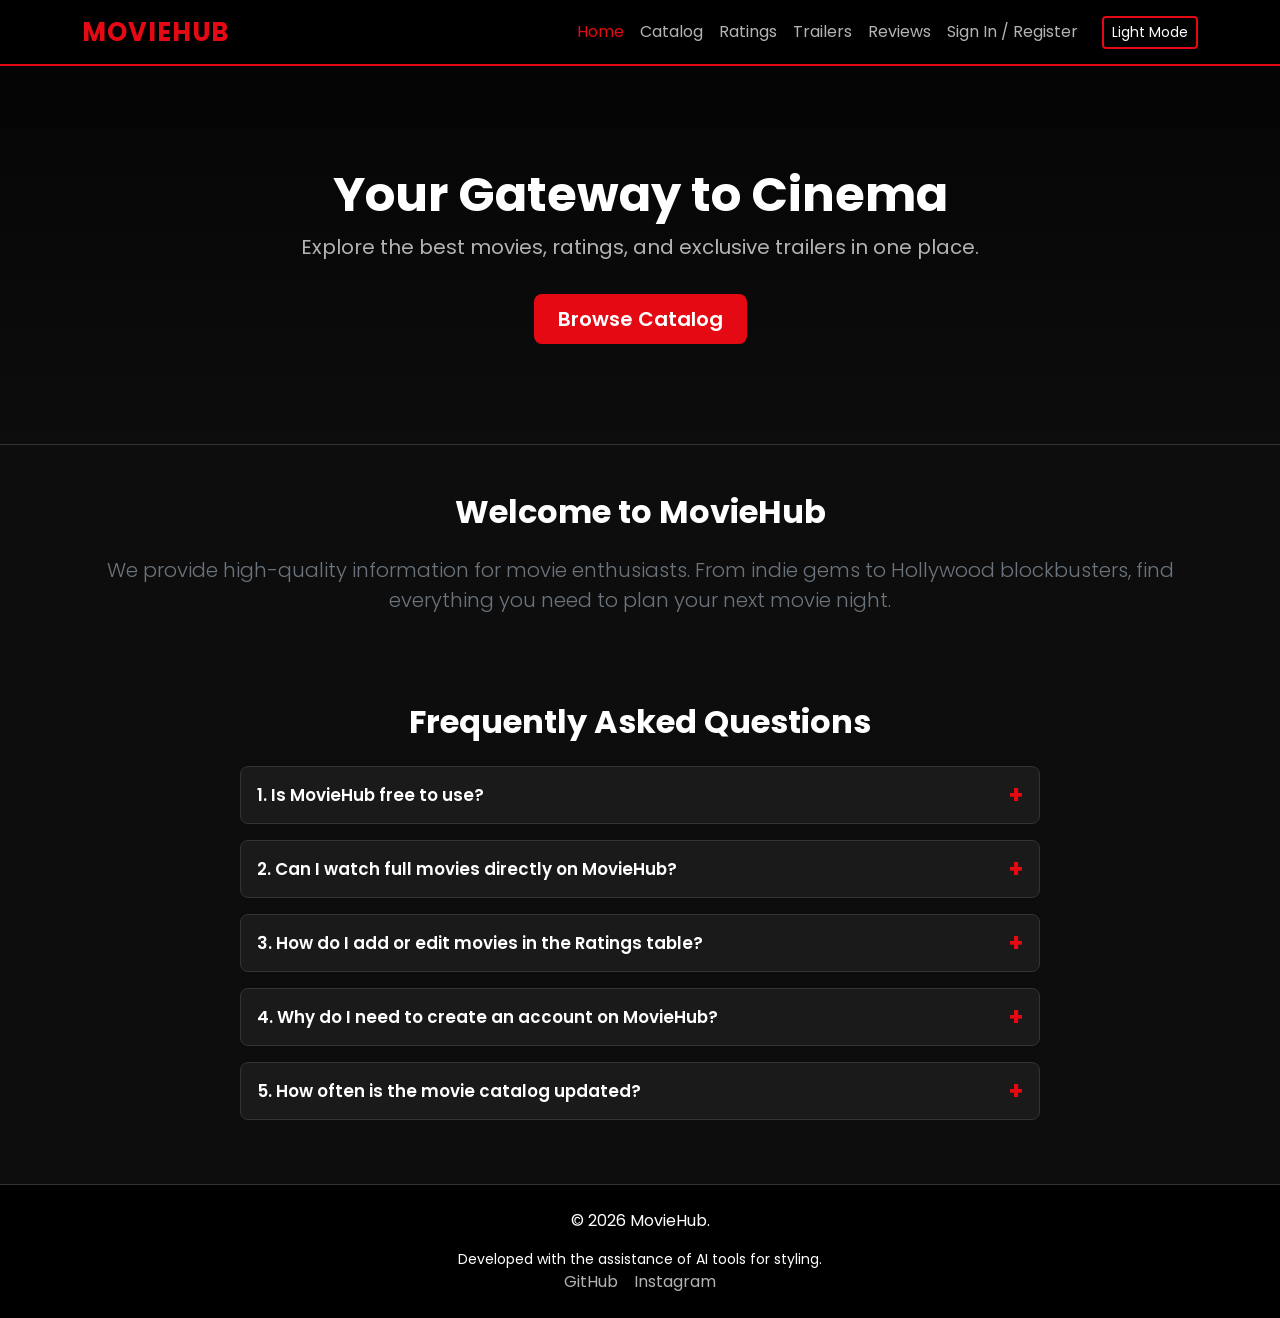
<file: index.html>
<!DOCTYPE html>
<html lang="en">
<head>
    <meta charset="UTF-8">
    <meta name="viewport" content="width=device-width, initial-scale=1.0">
    <title>MovieHub</title>
    <link href="https://cdn.jsdelivr.net/npm/bootstrap@5.3.0/dist/css/bootstrap.min.css" rel="stylesheet">
    <link rel="stylesheet" href="style.css">
</head>
<body>
    <header class="site-header">
    <nav id="main-navbar" class="navbar navbar-expand-lg">
        <div class="container">
            <a class="navbar-brand fw-bold" href="index.html">MOVIEHUB</a>
            <button class="navbar-toggler" type="button" data-bs-toggle="collapse" data-bs-target="#navbarNav">
                <span class="navbar-toggler-icon"></span>
            </button>
            <div class="collapse navbar-collapse" id="navbarNav">
                <ul class="navbar-nav ms-auto align-items-lg-center">
                    <li class="nav-item"><a class="nav-link active" href="index.html">Home</a></li>
                    <li class="nav-item"><a class="nav-link" href="movies.html">Catalog</a></li>
                    <li class="nav-item"><a class="nav-link" href="ratings.html">Ratings</a></li>
                    <li class="nav-item"><a class="nav-link" href="trailers.html">Trailers</a></li>
                    <li class="nav-item"><a class="nav-link" href="reviews.html">Reviews</a></li>
                    <li class="nav-item" id="authNavItem"><a class="nav-link" href="register.html">Register</a></li>
                    <li class="nav-item ms-lg-3 mt-2 mt-lg-0">
                        <button id="themeToggle" class="btn btn-sm btn-outline-red" type="button">Light Mode</button>
                    </li>
                </ul>
            </div>
        </div>
    </nav>
</header>

    <main>
        <section class="main-box text-center">
            <div class="container">
                <h1 class="main-head">Your Gateway to Cinema</h1>
                <p class="main-text">Explore the best movies, ratings, and exclusive trailers in one place.</p>
                <a href="movies.html" class="btn btn-red btn-lg mt-3">Browse Catalog</a>
            </div>
        </section>

        <section class="pb-5 pt-5 container text-center">
            <h2 class="mb-4">Welcome to MovieHub</h2>
            <p class="lead text-secondary">We provide high-quality information for movie enthusiasts. From indie gems to Hollywood blockbusters, find everything you need to plan your next movie night.</p>
        </section>

        <section class="pb-5 pt-4 container" id="faq-section">
            <h2 class="mb-4 text-center">Frequently Asked Questions</h2>
            <div class="faq-container mx-auto" style="max-width: 800px;">
                
                <div class="faq-item mb-3">
                    <div class="faq-question d-flex justify-content-between align-items-center p-3">
                        <h5 class="mb-0">1. Is MovieHub free to use?</h5>
                        <span class="faq-icon">+</span>
                    </div>
                    <div class="faq-answer p-3" style="display: none;">
                        <p class="mb-0 text-secondary">Yes! MovieHub is completely free for browsing our movie catalog, watching official trailers, reading reviews, and managing your personal movie ratings.</p>
                    </div>
                </div>

                <div class="faq-item mb-3">
                    <div class="faq-question d-flex justify-content-between align-items-center p-3">
                        <h5 class="mb-0">2. Can I watch full movies directly on MovieHub?</h5>
                        <span class="faq-icon">+</span>
                    </div>
                    <div class="faq-answer p-3" style="display: none;">
                        <p class="mb-0 text-secondary">No, MovieHub is a movie discovery, rating, and review platform. We provide detailed film descriptions, user ratings, and official YouTube trailers to help you choose what to watch next.</p>
                    </div>
                </div>

                <div class="faq-item mb-3">
                    <div class="faq-question d-flex justify-content-between align-items-center p-3">
                        <h5 class="mb-0">3. How do I add or edit movies in the Ratings table?</h5>
                        <span class="faq-icon">+</span>
                    </div>
                    <div class="faq-answer p-3" style="display: none;">
                        <p class="mb-0 text-secondary">Go to the <strong>Ratings</strong> page in the navigation menu and click the <strong>"+ Add Movie"</strong> button. You can enter a title, genre, and rating (0–10), as well as edit or delete existing entries at any time.</p>
                    </div>
                </div>

                <div class="faq-item mb-3">
                    <div class="faq-question d-flex justify-content-between align-items-center p-3">
                        <h5 class="mb-0">4. Why do I need to create an account on MovieHub?</h5>
                        <span class="faq-icon">+</span>
                    </div>
                    <div class="faq-answer p-3" style="display: none;">
                        <p class="mb-0 text-secondary">Creating an account personalizes your experience on MovieHub, keeping you signed in across sessions so you can participate in the community and share your movie opinions.</p>
                    </div>
                </div>

                <div class="faq-item mb-3">
                    <div class="faq-question d-flex justify-content-between align-items-center p-3">
                        <h5 class="mb-0">5. How often is the movie catalog updated?</h5>
                        <span class="faq-icon">+</span>
                    </div>
                    <div class="faq-answer p-3" style="display: none;">
                        <p class="mb-0 text-secondary">We regularly update our catalog and trailers section with both timeless classics and trending releases across Action, Comedy, Drama, Horror, and Romance genres.</p>
                    </div>
                </div>

            </div>
        </section>
    </main>

    <footer class="pb-4 pt-4">
        <div class="container text-center">
            <p>&copy; 2026 MovieHub.</p>
            <p class="small mt-2 mb-0">Developed with the assistance of AI tools for styling.</p>
            <div><a href="#" class="mx-2">GitHub</a><a href="#" class="mx-2">Instagram</a></div>
        </div>
    </footer>
    <script src="https://code.jquery.com/jquery-3.7.1.min.js"></script>
    <script src="https://cdn.jsdelivr.net/npm/bootstrap@5.3.0/dist/js/bootstrap.bundle.min.js"></script>
    <script src="js/script.js"></script>
</body>
</html>
</file>
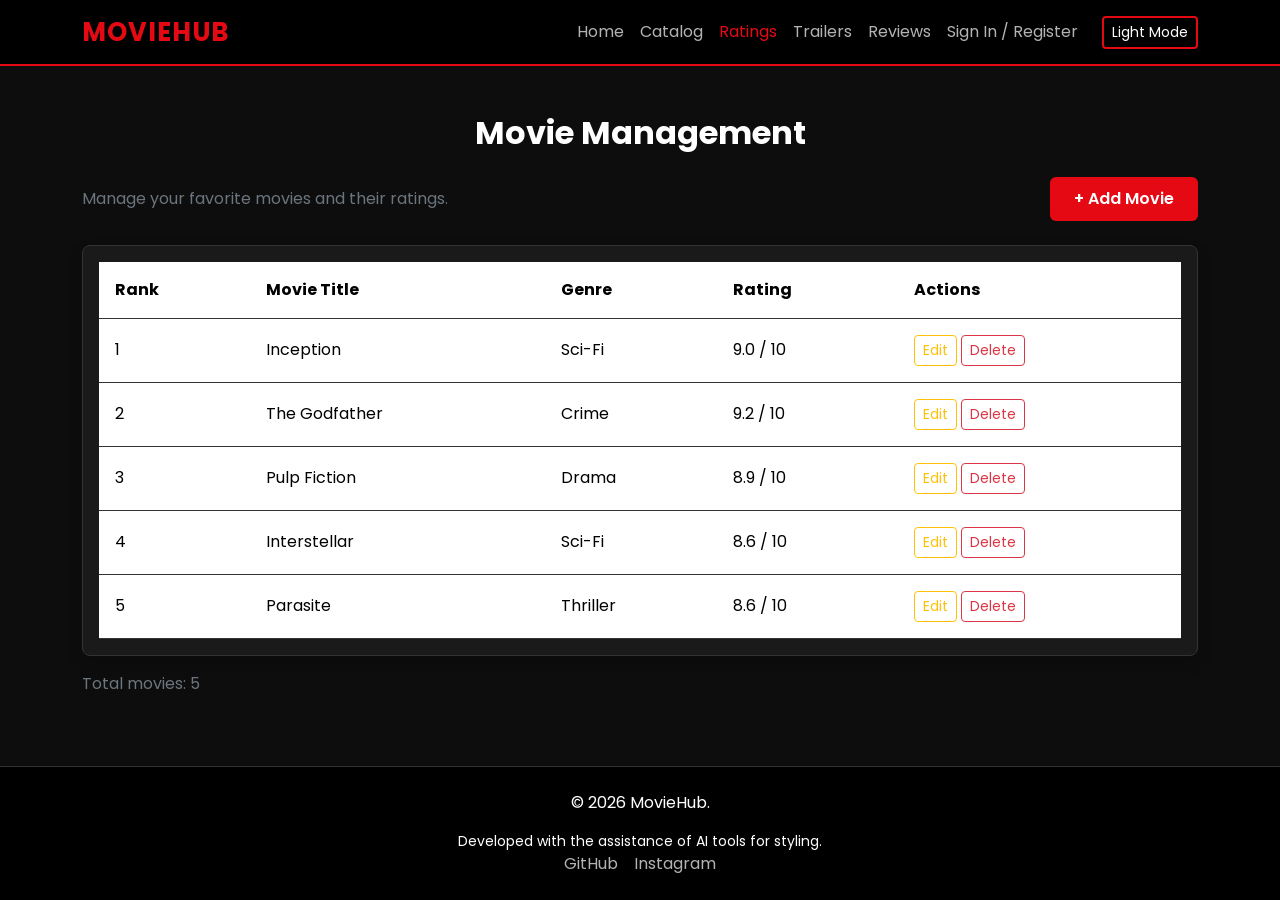
<file: ratings.html>
<!DOCTYPE html>
<html lang="en">
<head>
    <meta charset="UTF-8">
    <meta name="viewport" content="width=device-width, initial-scale=1.0">
    <title>MovieHub - Ratings</title>

    <link href="https://cdn.jsdelivr.net/npm/bootstrap@5.3.0/dist/css/bootstrap.min.css" rel="stylesheet">
    <link rel="stylesheet" href="style.css">
</head>
<body>

    <header class="site-header">
    <nav id="main-navbar" class="navbar navbar-expand-lg">
        <div class="container">
            <a class="navbar-brand fw-bold" href="index.html">MOVIEHUB</a>
            <button class="navbar-toggler" type="button" data-bs-toggle="collapse" data-bs-target="#navbarNav">
                <span class="navbar-toggler-icon"></span>
            </button>
            <div class="collapse navbar-collapse" id="navbarNav">
                <ul class="navbar-nav ms-auto align-items-lg-center">
                    <li class="nav-item"><a class="nav-link" href="index.html">Home</a></li>
                    <li class="nav-item"><a class="nav-link" href="movies.html">Catalog</a></li>
                    <li class="nav-item"><a class="nav-link active" href="ratings.html">Ratings</a></li>
                    <li class="nav-item"><a class="nav-link" href="trailers.html">Trailers</a></li>
                    <li class="nav-item"><a class="nav-link" href="reviews.html">Reviews</a></li>
                    <li class="nav-item" id="authNavItem"><a class="nav-link" href="register.html">Register</a></li>
                    <li class="nav-item ms-lg-3 mt-2 mt-lg-0">
                        <button id="themeToggle" class="btn btn-sm btn-outline-red" type="button">Light Mode</button>
                    </li>
                </ul>
            </div>
        </div>
    </nav>
</header>

    <main class="container py-5">

        <h2 class="mb-4 text-center">Movie Management</h2>

        <div class="d-flex justify-content-between align-items-center mb-4 flex-wrap gap-3">
            <p class="text-secondary mb-0">
                Manage your favorite movies and their ratings.
            </p>

            <button class="btn btn-red" id="addMovieBtn">
                + Add Movie
            </button>
        </div>

        <div id="movie-ratings-table" class="table-responsive shadow p-3">

            <table class="table table-hover align-middle">
                <thead>
                    <tr>
                        <th>Rank</th>
                        <th>Movie Title</th>
                        <th>Genre</th>
                        <th>Rating</th>
                        <th>Actions</th>
                    </tr>
                </thead>

                <tbody id="ratingsTableBody">
                </tbody>
            </table>

        </div>

        <div id="emptyMoviesMessage" class="alert alert-secondary mt-3" style="display: none;">
            No movies available. Add your first movie!
        </div>

        <p class="text-secondary mt-3" id="movieCount"></p>

    </main>

    <div class="modal fade" id="movieModal" tabindex="-1">
        <div class="modal-dialog modal-dialog-centered">
            <div class="modal-content bg-dark text-white">

                <div class="modal-header">
                    <h5 class="modal-title" id="movieModalTitle">Add Movie</h5>
                    <button type="button" class="btn-close btn-close-white"
                        data-bs-dismiss="modal"></button>
                </div>

                <div class="modal-body">

                    <form id="movieForm">

                        <div class="mb-3">
                            <label for="movieTitle" class="form-label">Movie Title</label>
                            <input type="text" class="form-control"
                                id="movieTitle" required minlength="2">
                        </div>

                        <div class="mb-3">
                            <label for="movieGenre" class="form-label">Genre</label>
                            <select class="form-select" id="movieGenre" required>
                                <option value="">Choose genre</option>
                                <option value="Action">Action</option>
                                <option value="Comedy">Comedy</option>
                                <option value="Horror">Horror</option>
                                <option value="Drama">Drama</option>
                                <option value="Romance">Romance</option>
                                <option value="Sci-Fi">Sci-Fi</option>
                                <option value="Crime">Crime</option>
                                <option value="Thriller">Thriller</option>
                            </select>
                        </div>

                        <div class="mb-3">
                            <label for="movieRating" class="form-label">Rating (0-10)</label>
                            <input type="number" class="form-control"
                                id="movieRating" min="0" max="10"
                                step="0.1" required>
                        </div>

                        <div class="text-end">
                            <button type="button" class="btn btn-secondary"
                                data-bs-dismiss="modal">Cancel</button>

                            <button type="submit" class="btn btn-red">
                                Save Movie
                            </button>
                        </div>

                    </form>

                </div>
            </div>
        </div>
    </div>

    <footer class="pb-4 pt-4">
        <div class="container text-center">
            <p>&copy; 2026 MovieHub.</p>
            <p class="small mt-2 mb-0">Developed with the assistance of AI tools for styling.</p>
            <div><a href="#" class="mx-2">GitHub</a><a href="#" class="mx-2">Instagram</a></div>
        </div>
    </footer>

    <script src="https://code.jquery.com/jquery-3.7.1.min.js"></script>
    <script src="https://cdn.jsdelivr.net/npm/bootstrap@5.3.0/dist/js/bootstrap.bundle.min.js"></script>
    <script src="js/script.js"></script>

</body>
</html>
</file>
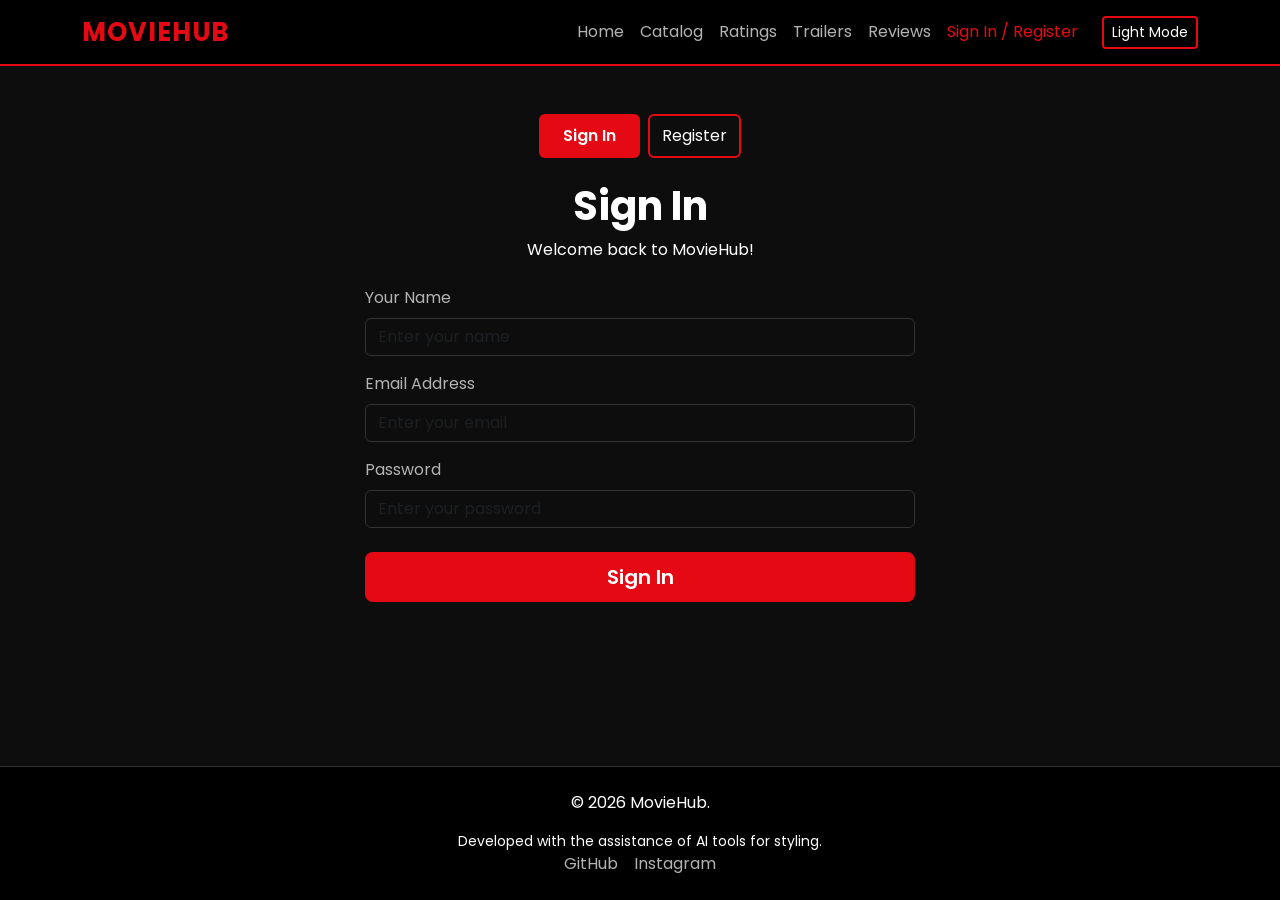
<file: register.html>
<!DOCTYPE html>
<html lang="en">
<head>
    <meta charset="UTF-8">
    <meta name="viewport" content="width=device-width, initial-scale=1.0">
    <title>MovieHub - Registration</title>

    <link href="https://cdn.jsdelivr.net/npm/bootstrap@5.3.0/dist/css/bootstrap.min.css" rel="stylesheet">
    <link rel="stylesheet" href="style.css">
</head>
<body>
    <header class="site-header">
    <nav id="main-navbar" class="navbar navbar-expand-lg">
        <div class="container">
            <a class="navbar-brand fw-bold" href="index.html">MOVIEHUB</a>
            <button class="navbar-toggler" type="button" data-bs-toggle="collapse" data-bs-target="#navbarNav">
                <span class="navbar-toggler-icon"></span>
            </button>
            <div class="collapse navbar-collapse" id="navbarNav">
                <ul class="navbar-nav ms-auto align-items-lg-center">
                    <li class="nav-item"><a class="nav-link" href="index.html">Home</a></li>
                    <li class="nav-item"><a class="nav-link" href="movies.html">Catalog</a></li>
                    <li class="nav-item"><a class="nav-link" href="ratings.html">Ratings</a></li>
                    <li class="nav-item"><a class="nav-link" href="trailers.html">Trailers</a></li>
                    <li class="nav-item"><a class="nav-link" href="reviews.html">Reviews</a></li>
                    <li class="nav-item" id="authNavItem"><a class="nav-link active" href="register.html">Register</a></li>
                    <li class="nav-item ms-lg-3 mt-2 mt-lg-0">
                        <button id="themeToggle" class="btn btn-sm btn-outline-red" type="button">Light Mode</button>
                    </li>
                </ul>
            </div>
        </div>
    </nav>
</header>

    <main class="container py-5">
        <section class="registration-section mx-auto" style="max-width: 550px;">
        <div id="loggedInProfile" class="card p-4 text-center" style="display: none; background-color: var(--card-bg); border: 1px solid var(--border-color);">
            <h2 class="mb-3">Welcome back, <span id="profileUserName" class="text-danger"></span>!</h2>
            <p class="text-secondary mb-4">You are currently signed in as <strong id="profileUserEmail"></strong>.</p>
        <div>
            <a href="movies.html" class="btn btn-red me-2">Browse Movies</a>
            <button id="profileSignOutBtn" type="button" class="btn btn-outline-red">Sign Out</button>
        </div>
    </div>

    <div id="authFormsWrapper">
        <div class="d-flex justify-content-center gap-2 mb-4">
            <button type="button" id="showSignInTab" class="btn btn-red">Sign In</button>
            <button type="button" id="showRegisterTab" class="btn btn-outline-red">Register</button>
        </div>

        <form id="signInForm" novalidate>
            <div class="text-center mb-4">
                <h1>Sign In</h1>
                <p>Welcome back to MovieHub!</p>
            </div>

            <div class="mb-3">
                <label for="loginName" class="form-label">Your Name</label>
                <input type="text" class="form-control" id="loginName" placeholder="Enter your name">
                <small id="loginNameError" class="text-danger"></small>
            </div>

            <div class="mb-3">
                <label for="loginEmail" class="form-label">Email Address</label>
                <input type="email" class="form-control" id="loginEmail" placeholder="Enter your email">
                <small id="loginEmailError" class="text-danger"></small>
            </div>

            <div class="mb-3">
                <label for="loginPassword" class="form-label">Password</label>
                <input type="password" class="form-control" id="loginPassword" placeholder="Enter your password">
                <small id="loginPasswordError" class="text-danger"></small>
            </div>

            <div class="text-center mt-4">
                <button type="submit" class="btn btn-red btn-lg w-100">Sign In</button>
            </div>

            <div id="signInMessage" class="mt-3 text-center" role="status" aria-live="polite"></div>
        </form>

        <form id="registrationForm" style="display: none;" novalidate>
            <div class="text-center mb-4">
                <h1>Join MovieHub</h1>
                <p>Create an account and become part of our movie community!</p>
            </div>

            <div class="mb-3">
                <label for="name" class="form-label">Full Name</label>
                <input type="text" class="form-control" id="name" placeholder="Enter your full name">
                <small id="nameError" class="text-danger"></small>
            </div>

            <div class="mb-3">
                <label for="email" class="form-label">Email Address</label>
                <input type="text" class="form-control" id="email" placeholder="Enter your email">
                <small id="emailError" class="text-danger"></small>
            </div>

            <div class="mb-3">
                <label for="password" class="form-label">Password</label>
                <input type="password" class="form-control" id="password" placeholder="Create a password">
                <div id="passwordStrength" class="password-strength mt-2">Password strength: Not entered</div>
                <small id="passwordError" class="text-danger"></small>
            </div>

            <div class="mb-3">
                <label for="confirmPassword" class="form-label">Confirm Password</label>
                <input type="password" class="form-control" id="confirmPassword" placeholder="Repeat your password">
                <small id="confirmPasswordError" class="text-danger"></small>
            </div>

            <div class="mb-3">
                <label for="message" class="form-label">Message</label>
                <textarea class="form-control" id="message" rows="3" placeholder="Why do you love movies?"></textarea>
                <small id="messageError" class="text-danger"></small>
            </div>

            <div class="text-center mt-4">
                <button type="submit" class="btn btn-red btn-lg w-100">Create Account</button>
            </div>

            <div id="formMessage" class="mt-3 text-center" role="status" aria-live="polite"></div>
        </form>
    </div>
    </section>
    </main>

    <footer class="pb-4 pt-4">
        <div class="container text-center">
            <p>&copy; 2026 MovieHub.</p>
            <p class="small mt-2 mb-0">Developed with the assistance of AI tools for styling.</p>
            <div><a href="#" class="mx-2">GitHub</a><a href="#" class="mx-2">Instagram</a></div>
        </div>
    </footer>

    <script src="https://code.jquery.com/jquery-3.7.1.min.js"></script>
    <script src="https://cdn.jsdelivr.net/npm/bootstrap@5.3.0/dist/js/bootstrap.bundle.min.js"></script>
    <script src="js/script.js"></script>

</body>
</html>
</file>
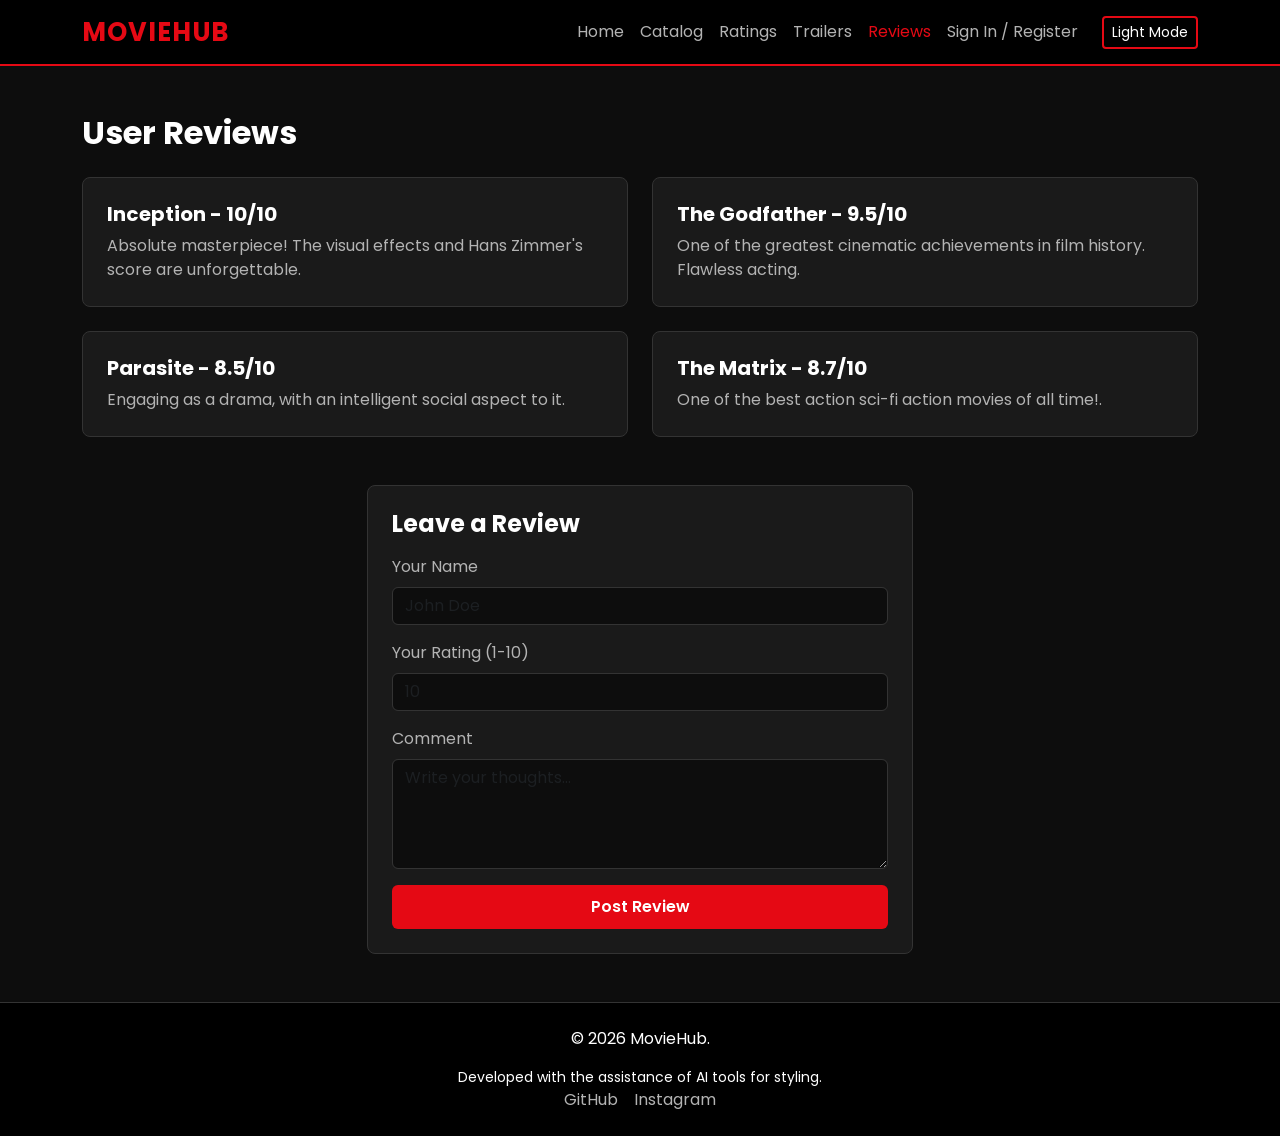
<file: reviews.html>
<!DOCTYPE html>
<html lang="en">
<head>
    <meta charset="UTF-8">
    <meta name="viewport" content="width=device-width, initial-scale=1.0">
    <title>MovieHub</title>
    <link href="https://cdn.jsdelivr.net/npm/bootstrap@5.3.0/dist/css/bootstrap.min.css" rel="stylesheet">
    <link rel="stylesheet" href="style.css">
</head>
<body>
    <header class="site-header">
    <nav id="main-navbar" class="navbar navbar-expand-lg">
        <div class="container">
            <a class="navbar-brand fw-bold" href="index.html">MOVIEHUB</a>
            <button class="navbar-toggler" type="button" data-bs-toggle="collapse" data-bs-target="#navbarNav">
                <span class="navbar-toggler-icon"></span>
            </button>
            <div class="collapse navbar-collapse" id="navbarNav">
                <ul class="navbar-nav ms-auto align-items-lg-center">
                    <li class="nav-item"><a class="nav-link" href="index.html">Home</a></li>
                    <li class="nav-item"><a class="nav-link" href="movies.html">Catalog</a></li>
                    <li class="nav-item"><a class="nav-link" href="ratings.html">Ratings</a></li>
                    <li class="nav-item"><a class="nav-link" href="trailers.html">Trailers</a></li>
                    <li class="nav-item"><a class="nav-link active" href="reviews.html">Reviews</a></li>
                    <li class="nav-item" id="authNavItem"><a class="nav-link" href="register.html">Register</a></li>
                    <li class="nav-item ms-lg-3 mt-2 mt-lg-0">
                        <button id="themeToggle" class="btn btn-sm btn-outline-red" type="button">Light Mode</button>
                    </li>
                </ul>
            </div>
        </div>
    </nav>
</header>

    <main class="container pb-5 pt-5">
        <h2 class="mb-4">User Reviews</h2>

        <div class="row g-4 mb-5">
            <div class="col-md-6">
                <div class="review-card p-4">
                    <h5>Inception - 10/10</h5>
                    <p class="card-text">Absolute masterpiece! The visual effects and Hans Zimmer's score are unforgettable.</p>
                </div>
            </div>
            <div class="col-md-6">
                <div class="review-card p-4">
                    <h5>The Godfather - 9.5/10</h5>
                    <p class="card-text">One of the greatest cinematic achievements in film history. Flawless acting.</p>
                </div>
            </div>
            <div class="col-md-6">
                <div class="review-card p-4">
                    <h5>Parasite - 8.5/10</h5>
                    <p class="card-text">Engaging as a drama, with an intelligent social aspect to it.</p>
                </div>
            </div>
            <div class="col-md-6">
                <div class="review-card p-4">
                    <h5>The Matrix - 8.7/10</h5>
                    <p class="card-text">One of the best action sci-fi action movies of all time!.</p>
                </div>
            </div>
        </div>

        <div class="row justify-content-center">
            <div class="col-md-6">
                <div id="review-form-container" class="form-container p-4">
                    <h4 class="mb-3">Leave a Review</h4>
                    <form>
                        <div class="mb-3">
                            <label class="form-label">Your Name</label>
                            <input type="text" class="form-control" required placeholder="John Doe">
                        </div>
                        <div class="mb-3">
                            <label class="form-label">Your Rating (1-10)</label>
                            <input type="number" class="form-control" min="1" max="10" required placeholder="10">
                        </div>
                        <div class="mb-3">
                            <label class="form-label">Comment</label>
                            <textarea class="form-control" rows="4" required placeholder="Write your thoughts..."></textarea>
                        </div>
                        <button type="submit" class="btn btn-red w-100">Post Review</button>
                    </form>
                </div>
            </div>
        </div>
    </main>

    <footer class="pb-4 pt-4">
        <div class="container text-center">
            <p>&copy; 2026 MovieHub.</p>
            <p class="small mt-2 mb-0">Developed with the assistance of AI tools for styling.</p>
            <div><a href="#" class="mx-2">GitHub</a><a href="#" class="mx-2">Instagram</a></div>
        </div>
    </footer>
    <script src="https://code.jquery.com/jquery-3.7.1.min.js"></script>
    <script src="https://cdn.jsdelivr.net/npm/bootstrap@5.3.0/dist/js/bootstrap.bundle.min.js"></script>
    <script src="js/script.js"></script>
</body>
</html>
</file>
<file: style.css>
@import url('https://fonts.googleapis.com/css2?family=Poppins:wght@300;400;600;700&display=swap');

:root {
    --bg-color: #0d0d0d;
    --nav-footer-bg: #000000;
    --card-bg: #1a1a1a;
    --input-bg: #0d0d0d;
    --poster-bg: #111111;
    --primary-red: #e50914;
    --hover-red: #b80710;
    --text-color: #ffffff;
    --text-muted: #b3b3b3;
    --border-color: #333333;
    --table-stripe: rgba(255, 255, 255, 0.04);
    --font-family: 'Poppins', sans-serif;
    --font-size-base: 1rem;
    --font-size-lg: 1.25rem;
}

body.light-theme {
    --bg-color: #f4f6f9;
    --nav-footer-bg: #ffffff;
    --card-bg: #ffffff;
    --input-bg: #ffffff;
    --poster-bg: #e9ecef;
    --text-color: #1a1a1a;
    --text-muted: #555555;
    --border-color: #dcdcdc;
    --table-stripe: rgba(0, 0, 0, 0.03);
}

body {
    background-color: var(--bg-color);
    color: var(--text-color);
    font-family: var(--font-family);
    font-size: var(--font-size-base);
    min-height: 100vh;
    display: flex; 
    flex-direction: column;
}

main {
    flex: 1;
}

h1, h2, h3, h4, h5, h6 {
    font-weight: 700;
    color: var(--text-color);
}

.site-header {
    position: sticky;
    top: 0;
    z-index: 1000;
}

#main-navbar {
    background-color: var(--nav-footer-bg) !important;
    border-bottom: 2px solid var(--primary-red);
    display: flex;
    align-items: center;
}

body.light-theme .navbar-toggler-icon {
    filter: invert(1);
}

.navbar-brand {
    color: var(--primary-red) !important;
    font-size: 1.6rem;
    letter-spacing: 1px;
}

.nav-link {
    color: var(--text-muted) !important;
    transition: color 0.3s ease;
}

.nav-link:hover,
.nav-link:focus,
.nav-link.active {
    color: var(--primary-red) !important;
}

.main-box {
    background: linear-gradient(rgba(0, 0, 0, 0.65), rgba(13, 13, 13, 0.9)), 
                url('https://images.unsplash.com/photo-1489599849927-2ee91cede3ba?auto=format&fit=crop&w=1200&q=80');
    background-size: cover;
    background-position: center;
    padding: 100px 0;
    border-bottom: 1px solid var(--border-color);
}

.main-head {
    font-size: 3rem;
    color: #ffffff;
}

body.light-theme .main-box {
    background: linear-gradient(rgba(255, 255, 255, 0.5), rgba(244, 246, 249, 0.6)), 
                url('https://images.unsplash.com/photo-1489599849927-2ee91cede3ba?auto=format&fit=crop&w=1200&q=80');
    background-size: cover;
    background-position: center;
}

body.light-theme .main-head {
    color: var(--text-color);
}

.main-text {
    color: var(--text-muted);
    font-size: var(--font-size-lg);
}

.btn-red {
    background-color: var(--primary-red);
    color: var(--text-color);
    border: none;
    padding: 10px 24px;
    font-weight: 600;
    transition: background-color 0.3s ease, transform 0.2s ease;
}

.btn-red:hover,
.btn-red:focus {
    background-color: var(--hover-red);
    color: var(--text-color);
    transform: translateY(-2px);
}

.btn-outline-red {
    border: 2px solid var(--primary-red);
    color: var(--text-color);
    background: transparent;
    transition: all 0.3s ease;
}

.btn-outline-red:hover,
.btn-outline-red:focus,
.btn-outline-red.active {
    background-color: var(--primary-red) !important;
    border-color: var(--primary-red) !important;
    color: var(--text-color) !important;
}

.movie-card, .review-card, .trailer-card {
    background-color: var(--card-bg);
    border: 1px solid var(--border-color);
    border-radius: 8px;
    overflow: hidden;
    position: relative; 
    transition: transform 0.3s ease, box-shadow 0.3s ease;
    height: 100%;
}

.movie-card:hover, .trailer-card:hover {
    transform: translateY(-6px);
    box-shadow: 0 8px 20px rgba(229, 9, 20, 0.25);
}

.card-title {
    color: var(--text-color);
}

.card-text {
    color: var(--text-muted);
}

.custom-grid {
    display: grid;
    grid-template-columns: repeat(auto-fit, minmax(280px, 1fr));
    gap: 1.5rem;
}

#movie-ratings-table {
    background-color: var(--card-bg);
    border-radius: 8px;
    border: 1px solid var(--border-color);
    overflow: hidden;
}

.table {
    color: var(--text-color) !important;
    margin-bottom: 0;
}

.table thead {
    background-color: var(--primary-red);
    color: var(--text-color);
}

.table th, .table td {
    border-color: var(--border-color);
    padding: 16px;
}

.table tbody tr:nth-child(odd) {
    background-color: var(--card-bg);
}

.table tbody tr:nth-child(even) {
    background-color: var(--table-stripe);
}

.table-hover tbody tr:hover {
    background-color: rgba(229, 9, 20, 0.15) !important;
    color: var(--text-color) !important;
}

#review-form-container {
    background-color: var(--card-bg);
    border: 1px solid var(--border-color);
    border-radius: 8px;
}

.form-control, .form-select {
    background-color: var(--input-bg);
    border: 1px solid var(--border-color);
    color: var(--text-color);
}

.form-control:focus, .form-select:focus {
    background-color: var(--input-bg);
    color: var(--text-color);
    border-color: var(--primary-red);
    box-shadow: 0 0 8px rgba(229, 9, 20, 0.5);
}

.form-label {
    color: var(--text-muted);
}

footer {
    background-color: var(--nav-footer-bg) !important;
    color: var(--text-color) !important;
    border-top: 1px solid var(--border-color);
}

footer a {
    color: var(--text-muted);
    text-decoration: none;
    transition: color 0.3s ease;
}

footer a:hover {
    color: var(--primary-red);
}

@media (max-width: 768px) {
    .main-head {
        font-size: 2.2rem;
    }
    
    .navbar-collapse {
        background-color: var(--nav-footer-bg);
        padding: 15px;
        border-top: 1px solid var(--border-color);
    }
}

@media (max-width: 576px) {
    .main-box {
        padding: 60px 0;
    }
    
    .main-head {
        font-size: 1.8rem;
    }
}

.movie-card {
    height: 100%;
    overflow: hidden;
    background-color: var(--card-bg);
    border: 1px solid var(--border-color);
    border-radius: 12px;
    transition: transform 0.3s ease, box-shadow 0.3s ease;
}

.movie-card:hover {
    transform: translateY(-5px);
    box-shadow: 0 8px 25px rgba(229, 9, 20, 0.2);
}

.movie-card .card-img-top {
    width: 100%;
    height: 320px;
    object-fit: contain;
    object-position: center;
    background-color: var(--poster-bg);
    display: block;
    cursor: pointer;
}

.movie-card .card-img-top:hover {
    opacity: 0.85;
}

.movie-card .card-body {
    display: flex;
    flex-direction: column;
}

.movie-card .card-body .btn {
    margin-top: auto;
}

.movie-lightbox {
    display: none;
    position: fixed;
    z-index: 2000;
    inset: 0;
    width: 100%;
    height: 100%;
    box-sizing: border-box;

    grid-template-columns: 55px minmax(0, 900px) 55px;
    align-items: center;
    justify-content: center;
    gap: 20px;

    padding: 60px 20px;
    background: rgba(0, 0, 0, 0.96);
}

.lightbox-content {
    width: 100%;
    max-width: 900px;
    min-width: 0;

    display: flex;
    flex-direction: column;
    align-items: center;
    justify-content: center;
    text-align: center;
}

#lightboxImage {
    display: block;
    max-width: 100%;
    max-height: 75vh;
    width: auto;
    height: auto;
    object-fit: contain;

    margin: 0 auto;
    border: 2px solid var(--primary-red);
    border-radius: 12px;
    box-shadow: 0 0 30px rgba(229, 9, 20, 0.25);
}

#lightboxTitle {
    margin-top: 20px;
    color: white;
    font-size: 24px;
    font-weight: 600;
    text-align: center;
}

.lightbox-arrow {
    width: 55px;
    height: 55px;
    display: flex;
    align-items: center;
    justify-content: center;
    padding: 0;

    border: 2px solid var(--primary-red);
    border-radius: 50%;
    background: rgba(229, 9, 20, 0.15);
    color: #fff;

    font-size: 24px;
    line-height: 1;
    cursor: pointer;
    transition: all 0.3s ease;
}

.lightbox-arrow:hover {
    background: var(--primary-red);
    border-color: var(--primary-red);
    color: #fff;
    transform: scale(1.1);
}

.lightbox-close {
    position: absolute;
    top: 20px;
    right: 30px;
    z-index: 10;

    width: 45px;
    height: 45px;
    display: flex;
    align-items: center;
    justify-content: center;
    padding: 0;

    border: 2px solid var(--primary-red);
    border-radius: 50%;
    background: transparent;
    color: #fff;

    font-size: 30px;
    line-height: 1;
    cursor: pointer;
    transition: all 0.3s ease;
}

.lightbox-close:hover {
    background: var(--primary-red);
    color: #fff;
    transform: rotate(90deg);
}

@media (max-width: 768px) {

    .movie-card .card-img-top {
        height: 250px;
    }

    .movie-lightbox {
        grid-template-columns: 40px minmax(0, 1fr) 40px;
        gap: 8px;
        padding: 60px 10px 20px;
    }

    .lightbox-arrow {
        width: 40px;
        height: 40px;
        font-size: 18px;
    }

    #lightboxImage {
        max-height: 65vh;
    }

    #lightboxTitle {
        font-size: 18px;
    }

    .lightbox-close {
        top: 12px;
        right: 15px;
    }
}

@media (max-width: 480px) {

    .movie-card .card-img-top {
        height: 220px;
    }

    .movie-lightbox {
        grid-template-columns: 32px minmax(0, 1fr) 32px;
        gap: 5px;
        padding: 55px 5px 15px;
    }

    .lightbox-arrow {
        width: 32px;
        height: 32px;
        font-size: 15px;
    }
}

.password-strength {
    font-size: 0.875rem;
    font-weight: 600;
}
.strength-weak {
    color: #dc3545; 
}
.strength-medium {
    color: #ffc107; 
}
.strength-strong {
    color: #198754;
}

/* FAQ Section */
.faq-item {
    background-color: var(--card-bg);
    border: 1px solid var(--border-color);
    border-radius: 8px;
    overflow: hidden;
    transition: border-color 0.3s ease, box-shadow 0.3s ease;
}

.faq-item:hover,
.faq-item.active {
    border-color: var(--primary-red);
}

.faq-question {
    cursor: pointer;
    user-select: none;
    transition: background-color 0.3s ease;
}

.faq-question:hover {
    background-color: rgba(229, 9, 20, 0.08);
}

.faq-question h5 {
    font-size: 1.05rem;
    font-weight: 600;
}

.faq-icon {
    font-size: 1.5rem;
    font-weight: 700;
    color: var(--primary-red);
    line-height: 1;
    margin-left: 15px;
    transition: transform 0.3s ease;
}

.faq-answer {
    border-top: 1px solid var(--border-color);
    background-color: var(--bg-color);
}
</file>
